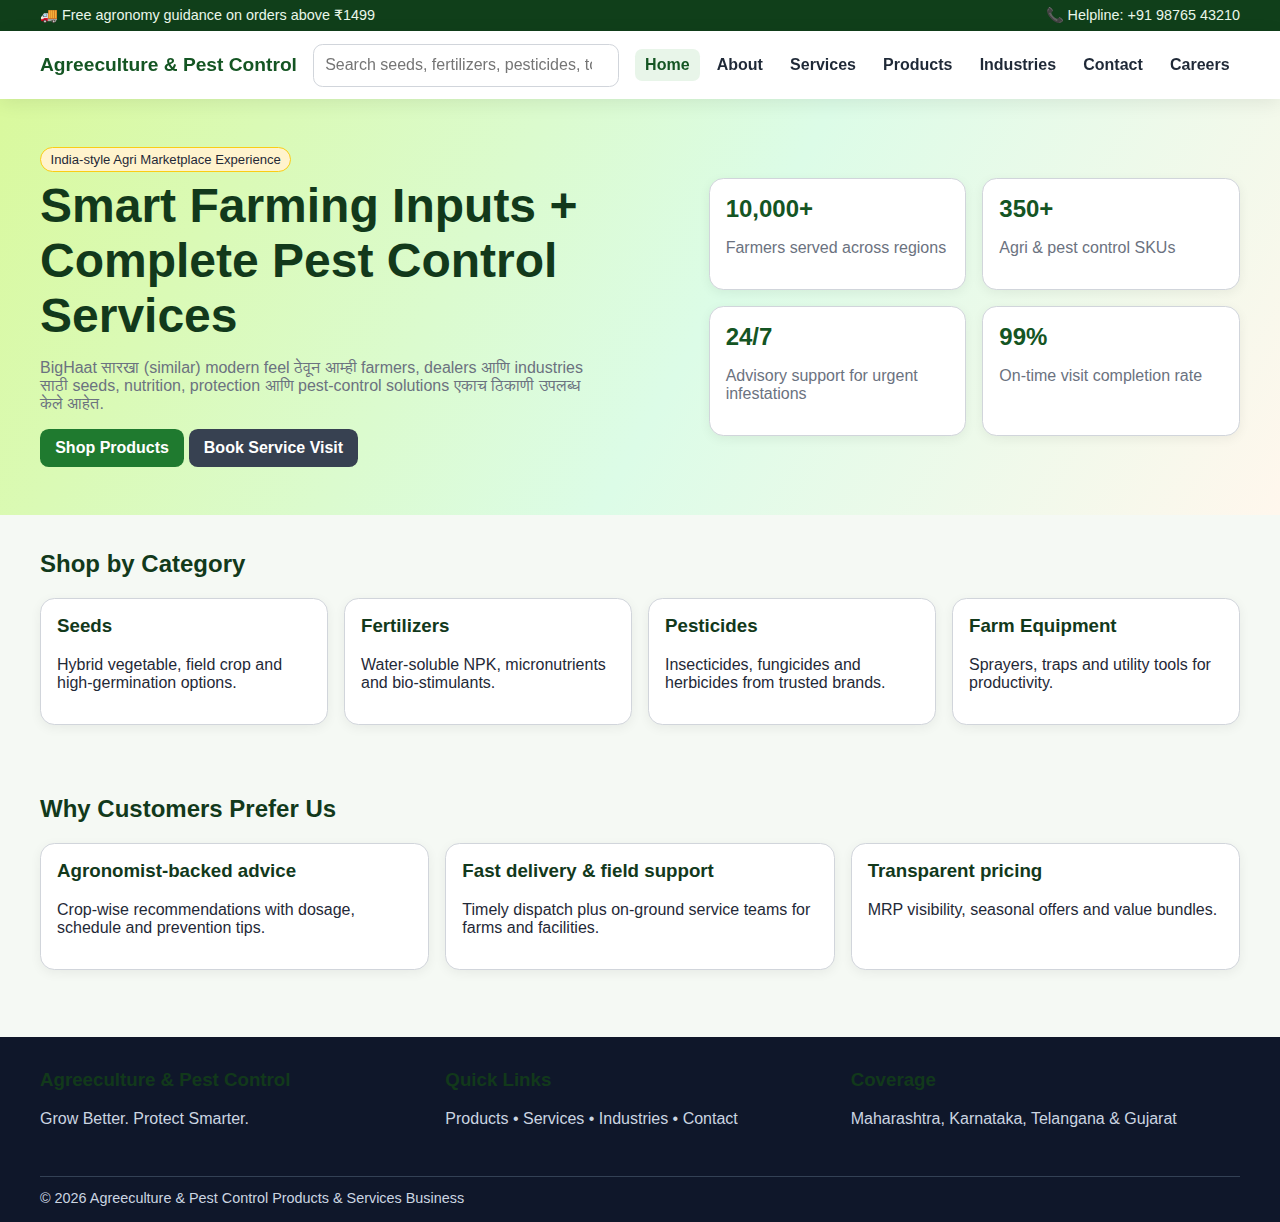
<file: index.html>
<!doctype html>
<html lang="en">
<head>
  <meta charset="UTF-8" />
  <meta name="viewport" content="width=device-width, initial-scale=1.0" />
  <title>Agreeculture & Pest Control | India's Smart Agri Store</title>
  <link rel="stylesheet" href="assets/styles.css" />
</head>
<body>
  <div class="top-strip">
    <div class="container">
      <div>🚚 Free agronomy guidance on orders above ₹1499</div>
      <div>📞 Helpline: +91 98765 43210</div>
    </div>
  </div>

  <header>
    <div class="container nav-wrap">
      <div class="brand">Agreeculture & Pest Control</div>
      <div class="search-box"><input type="search" placeholder="Search seeds, fertilizers, pesticides, tools..." /></div>
      <nav>
        <ul>
          <li><a href="index.html">Home</a></li>
          <li><a href="about.html">About</a></li>
          <li><a href="services.html">Services</a></li>
          <li><a href="products.html">Products</a></li>
          <li><a href="industries.html">Industries</a></li>
          <li><a href="contact.html">Contact</a></li>
          <li><a href="careers.html">Careers</a></li>
        </ul>
      </nav>
    </div>
  </header>

  <main>
    <section class="hero">
      <div class="container hero-grid">
        <div>
          <span class="badge">India-style Agri Marketplace Experience</span>
          <h1>Smart Farming Inputs + Complete Pest Control Services</h1>
          <p>
            BigHaat सारखा (similar) modern feel ठेवून आम्ही farmers, dealers आणि industries साठी seeds,
            nutrition, protection आणि pest-control solutions एकाच ठिकाणी उपलब्ध केले आहेत.
          </p>
          <a class="btn" href="products.html">Shop Products</a>
          <a class="btn secondary" href="services.html">Book Service Visit</a>
        </div>
        <div class="quick-cards">
          <article class="card"><div class="kpi">10,000+</div><p>Farmers served across regions</p></article>
          <article class="card"><div class="kpi">350+</div><p>Agri & pest control SKUs</p></article>
          <article class="card"><div class="kpi">24/7</div><p>Advisory support for urgent infestations</p></article>
          <article class="card"><div class="kpi">99%</div><p>On-time visit completion rate</p></article>
        </div>
      </div>
    </section>

    <section>
      <div class="container">
        <h2>Shop by Category</h2>
        <div class="grid grid-4">
          <article class="card"><h3>Seeds</h3><p>Hybrid vegetable, field crop and high-germination options.</p></article>
          <article class="card"><h3>Fertilizers</h3><p>Water-soluble NPK, micronutrients and bio-stimulants.</p></article>
          <article class="card"><h3>Pesticides</h3><p>Insecticides, fungicides and herbicides from trusted brands.</p></article>
          <article class="card"><h3>Farm Equipment</h3><p>Sprayers, traps and utility tools for productivity.</p></article>
        </div>
      </div>
    </section>

    <section>
      <div class="container">
        <h2>Why Customers Prefer Us</h2>
        <div class="grid grid-3">
          <article class="card"><h3>Agronomist-backed advice</h3><p>Crop-wise recommendations with dosage, schedule and prevention tips.</p></article>
          <article class="card"><h3>Fast delivery & field support</h3><p>Timely dispatch plus on-ground service teams for farms and facilities.</p></article>
          <article class="card"><h3>Transparent pricing</h3><p>MRP visibility, seasonal offers and value bundles.</p></article>
        </div>
      </div>
    </section>
  </main>

  <footer>
    <div class="container footer-grid">
      <div><h3>Agreeculture & Pest Control</h3><p>Grow Better. Protect Smarter.</p></div>
      <div><h3>Quick Links</h3><p>Products • Services • Industries • Contact</p></div>
      <div><h3>Coverage</h3><p>Maharashtra, Karnataka, Telangana & Gujarat</p></div>
    </div>
    <div class="container copyright">© 2026 Agreeculture & Pest Control Products & Services Business</div>
  </footer>

  <script src="assets/main.js"></script>
</body>
</html>
</file>
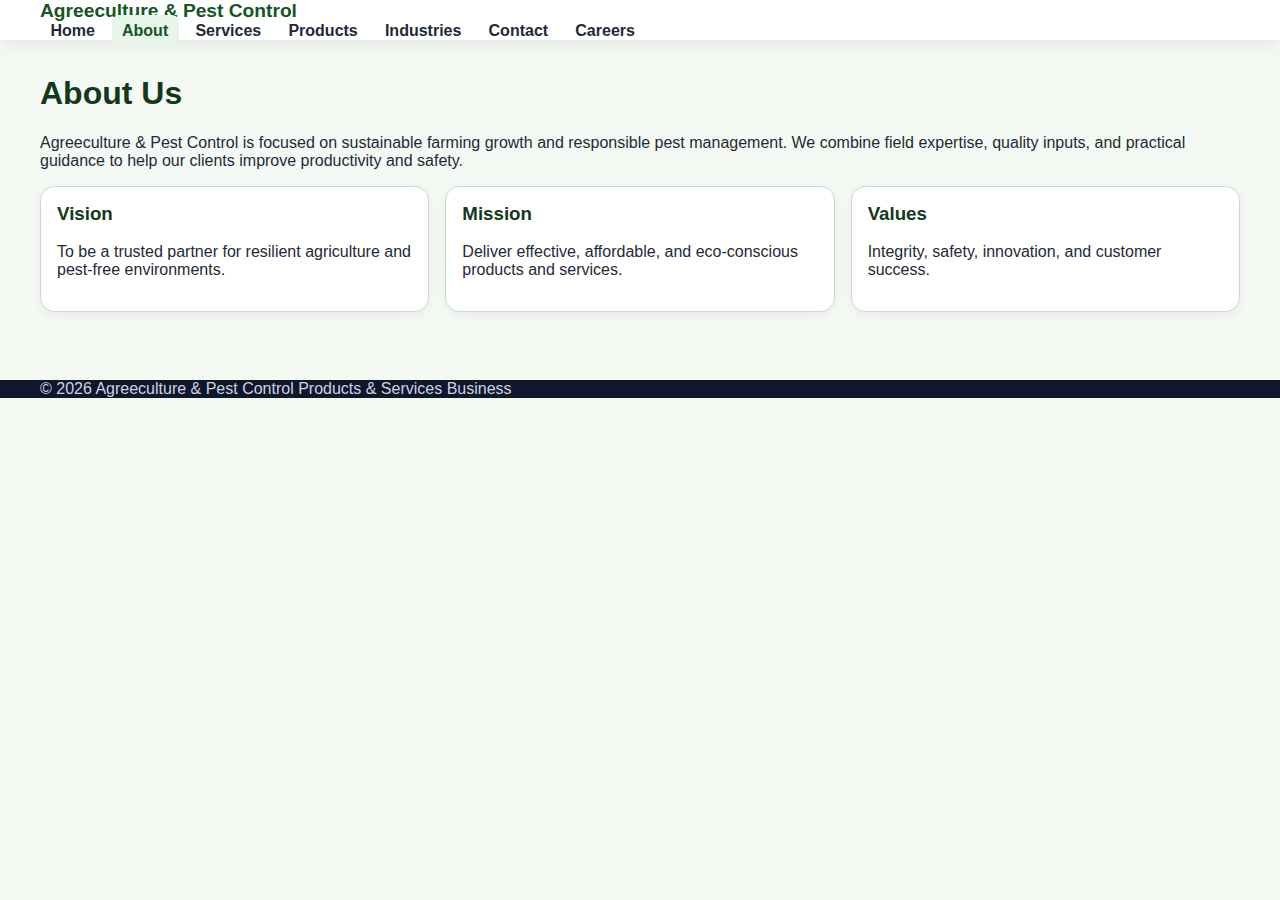
<file: about.html>
<!doctype html>
<html lang="en"><head><meta charset="UTF-8" /><meta name="viewport" content="width=device-width, initial-scale=1.0" /><title>About | Agreeculture & Pest Control</title><link rel="stylesheet" href="assets/styles.css" /></head>
<body>
<header><div class="container header-wrap"><div class="brand">Agreeculture & Pest Control</div><nav><ul><li><a href="index.html">Home</a></li><li><a href="about.html">About</a></li><li><a href="services.html">Services</a></li><li><a href="products.html">Products</a></li><li><a href="industries.html">Industries</a></li><li><a href="contact.html">Contact</a></li><li><a href="careers.html">Careers</a></li></ul></nav></div></header>
<main><section><div class="container"><h1>About Us</h1><p>Agreeculture & Pest Control is focused on sustainable farming growth and responsible pest management. We combine field expertise, quality inputs, and practical guidance to help our clients improve productivity and safety.</p><div class="grid grid-3"><article class="card"><h3>Vision</h3><p>To be a trusted partner for resilient agriculture and pest-free environments.</p></article><article class="card"><h3>Mission</h3><p>Deliver effective, affordable, and eco-conscious products and services.</p></article><article class="card"><h3>Values</h3><p>Integrity, safety, innovation, and customer success.</p></article></div></div></section></main>
<footer><div class="container">© 2026 Agreeculture & Pest Control Products & Services Business</div></footer><script src="assets/main.js"></script></body></html>
</file>
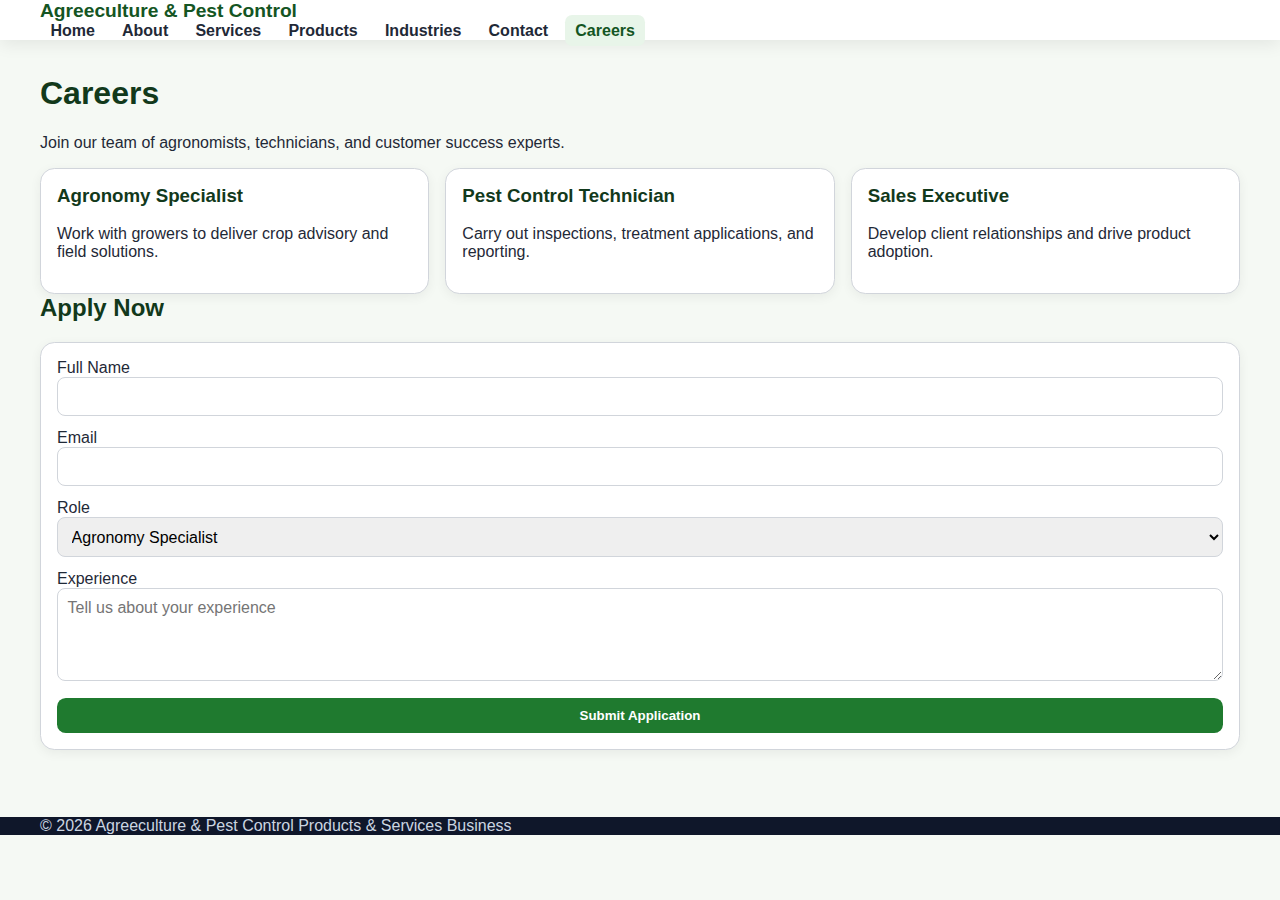
<file: careers.html>
<!doctype html>
<html lang="en"><head><meta charset="UTF-8" /><meta name="viewport" content="width=device-width, initial-scale=1.0" /><title>Careers | Agreeculture & Pest Control</title><link rel="stylesheet" href="assets/styles.css" /></head>
<body><header><div class="container header-wrap"><div class="brand">Agreeculture & Pest Control</div><nav><ul><li><a href="index.html">Home</a></li><li><a href="about.html">About</a></li><li><a href="services.html">Services</a></li><li><a href="products.html">Products</a></li><li><a href="industries.html">Industries</a></li><li><a href="contact.html">Contact</a></li><li><a href="careers.html">Careers</a></li></ul></nav></div></header>
<main><section><div class="container"><h1>Careers</h1><p>Join our team of agronomists, technicians, and customer success experts.</p><div class="grid grid-3"><article class="card"><h3>Agronomy Specialist</h3><p>Work with growers to deliver crop advisory and field solutions.</p></article><article class="card"><h3>Pest Control Technician</h3><p>Carry out inspections, treatment applications, and reporting.</p></article><article class="card"><h3>Sales Executive</h3><p>Develop client relationships and drive product adoption.</p></article></div><h2>Apply Now</h2><form class="card"><label>Full Name<input type="text" required /></label><label>Email<input type="email" required /></label><label>Role<select><option>Agronomy Specialist</option><option>Pest Control Technician</option><option>Sales Executive</option></select></label><label>Experience<textarea rows="4" placeholder="Tell us about your experience"></textarea></label><button class="btn" type="submit">Submit Application</button></form></div></section></main>
<footer><div class="container">© 2026 Agreeculture & Pest Control Products & Services Business</div></footer><script src="assets/main.js"></script></body></html>
</file>
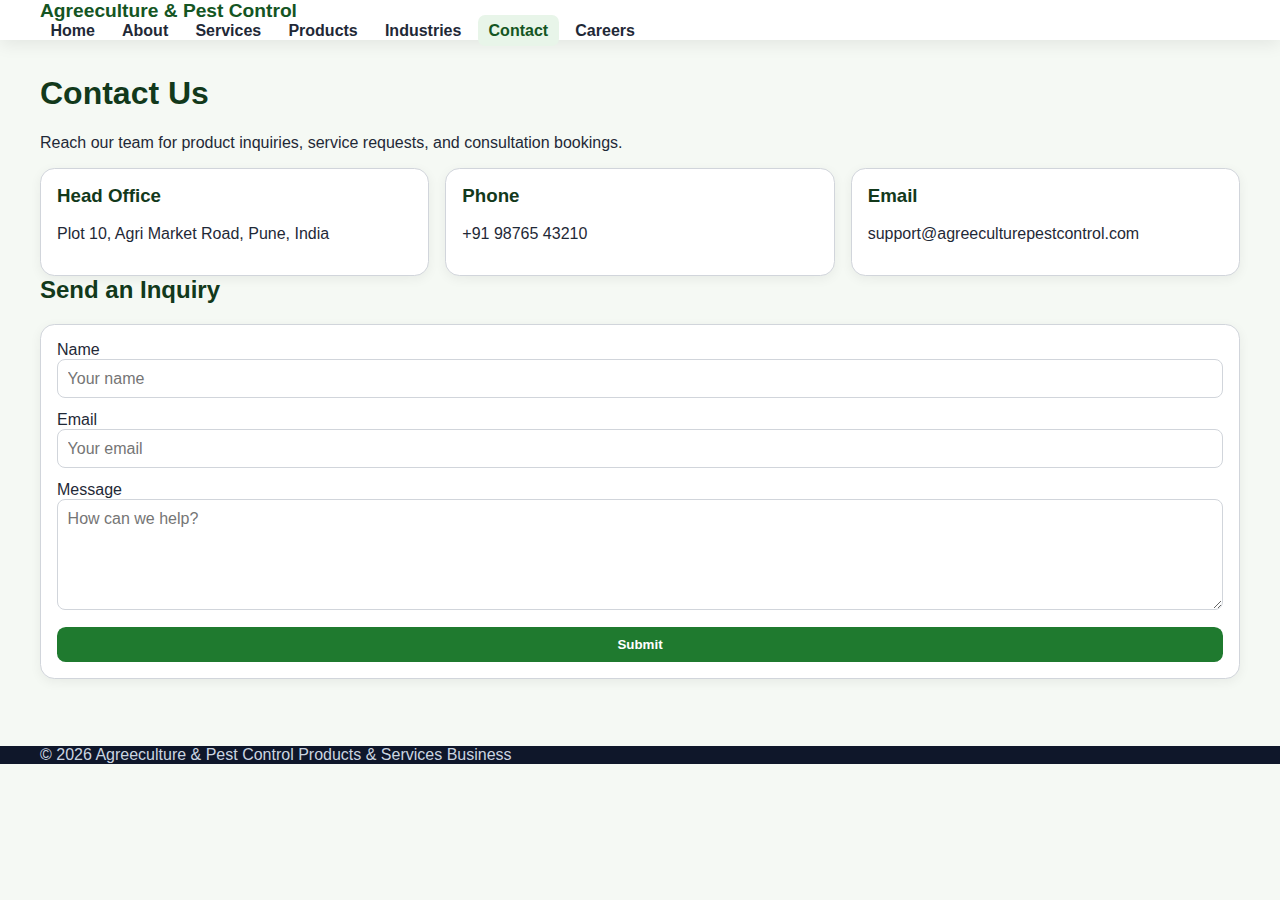
<file: contact.html>
<!doctype html>
<html lang="en"><head><meta charset="UTF-8" /><meta name="viewport" content="width=device-width, initial-scale=1.0" /><title>Contact | Agreeculture & Pest Control</title><link rel="stylesheet" href="assets/styles.css" /></head>
<body><header><div class="container header-wrap"><div class="brand">Agreeculture & Pest Control</div><nav><ul><li><a href="index.html">Home</a></li><li><a href="about.html">About</a></li><li><a href="services.html">Services</a></li><li><a href="products.html">Products</a></li><li><a href="industries.html">Industries</a></li><li><a href="contact.html">Contact</a></li><li><a href="careers.html">Careers</a></li></ul></nav></div></header>
<main><section><div class="container"><h1>Contact Us</h1><p>Reach our team for product inquiries, service requests, and consultation bookings.</p><div class="grid grid-3"><article class="card"><h3>Head Office</h3><p>Plot 10, Agri Market Road, Pune, India</p></article><article class="card"><h3>Phone</h3><p>+91 98765 43210</p></article><article class="card"><h3>Email</h3><p>support@agreeculturepestcontrol.com</p></article></div><h2>Send an Inquiry</h2><form class="card"><label>Name<input type="text" placeholder="Your name" required /></label><label>Email<input type="email" placeholder="Your email" required /></label><label>Message<textarea rows="5" placeholder="How can we help?" required></textarea></label><button class="btn" type="submit">Submit</button></form></div></section></main>
<footer><div class="container">© 2026 Agreeculture & Pest Control Products & Services Business</div></footer><script src="assets/main.js"></script></body></html>
</file>
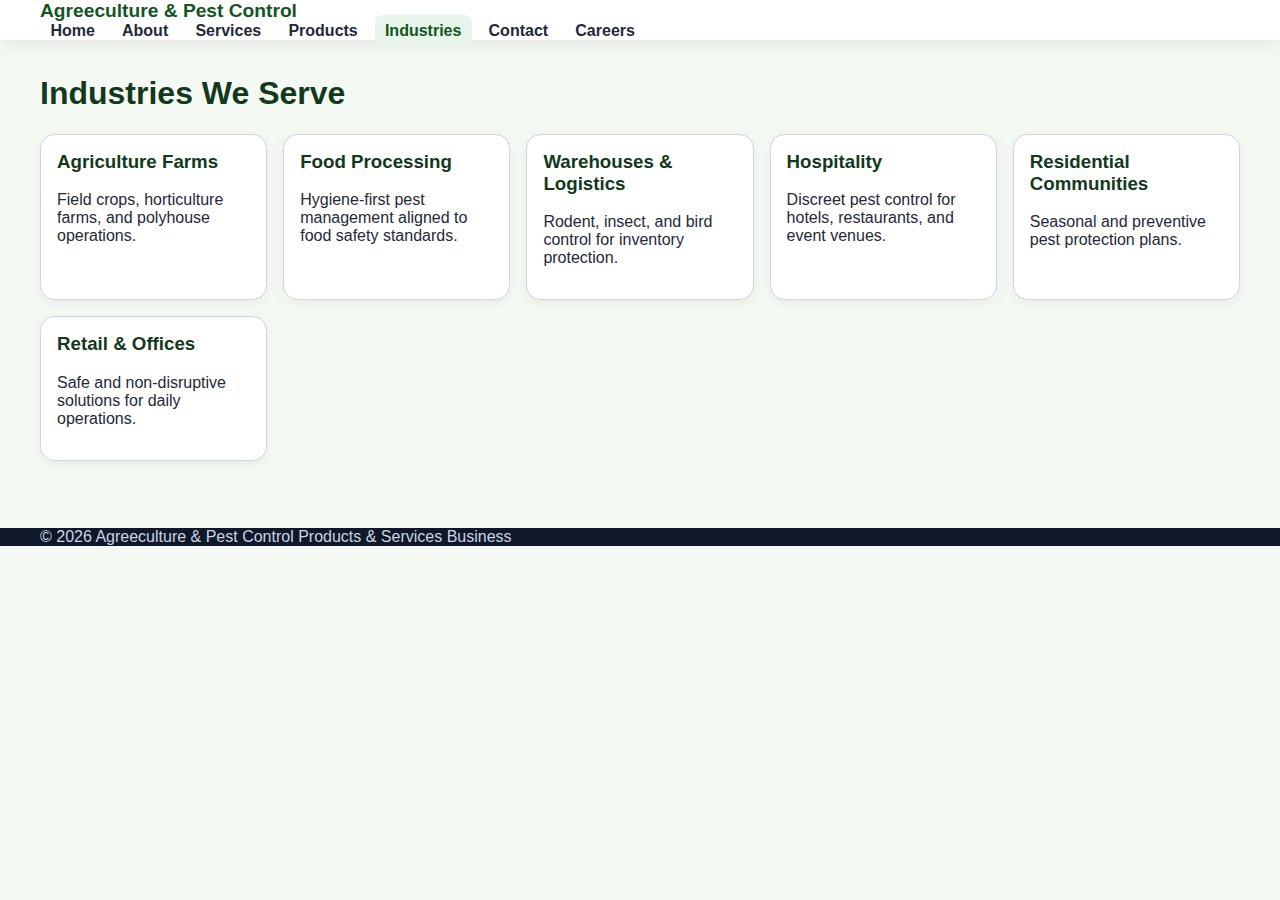
<file: industries.html>
<!doctype html>
<html lang="en"><head><meta charset="UTF-8" /><meta name="viewport" content="width=device-width, initial-scale=1.0" /><title>Industries | Agreeculture & Pest Control</title><link rel="stylesheet" href="assets/styles.css" /></head>
<body><header><div class="container header-wrap"><div class="brand">Agreeculture & Pest Control</div><nav><ul><li><a href="index.html">Home</a></li><li><a href="about.html">About</a></li><li><a href="services.html">Services</a></li><li><a href="products.html">Products</a></li><li><a href="industries.html">Industries</a></li><li><a href="contact.html">Contact</a></li><li><a href="careers.html">Careers</a></li></ul></nav></div></header>
<main><section><div class="container"><h1>Industries We Serve</h1><div class="grid grid-3"><article class="card"><h3>Agriculture Farms</h3><p>Field crops, horticulture farms, and polyhouse operations.</p></article><article class="card"><h3>Food Processing</h3><p>Hygiene-first pest management aligned to food safety standards.</p></article><article class="card"><h3>Warehouses & Logistics</h3><p>Rodent, insect, and bird control for inventory protection.</p></article><article class="card"><h3>Hospitality</h3><p>Discreet pest control for hotels, restaurants, and event venues.</p></article><article class="card"><h3>Residential Communities</h3><p>Seasonal and preventive pest protection plans.</p></article><article class="card"><h3>Retail & Offices</h3><p>Safe and non-disruptive solutions for daily operations.</p></article></div></div></section></main>
<footer><div class="container">© 2026 Agreeculture & Pest Control Products & Services Business</div></footer><script src="assets/main.js"></script></body></html>
</file>
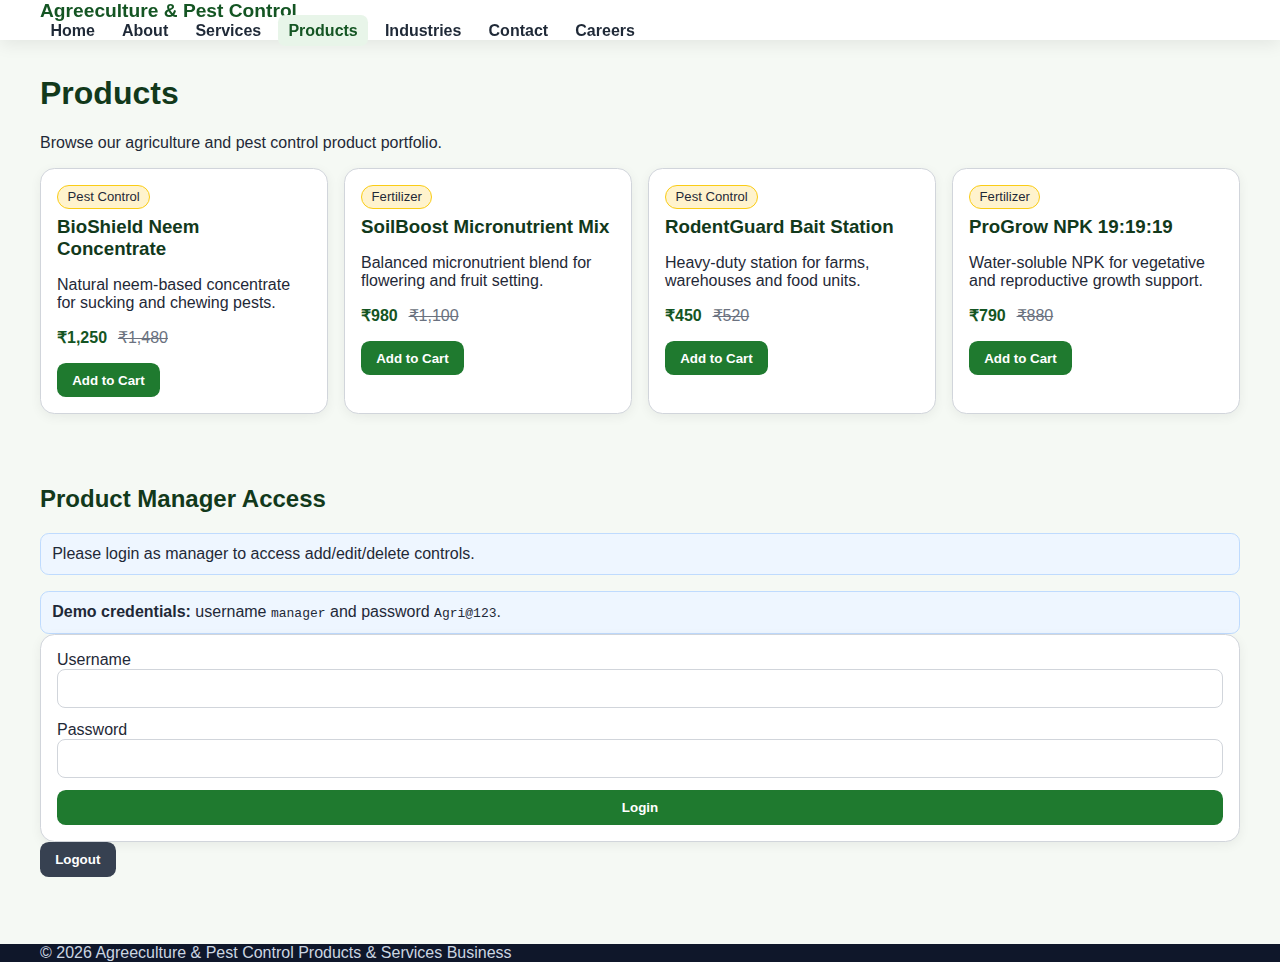
<file: products.html>
<!doctype html>
<html lang="en"><head><meta charset="UTF-8" /><meta name="viewport" content="width=device-width, initial-scale=1.0" /><title>Products | Agreeculture & Pest Control</title><link rel="stylesheet" href="assets/styles.css" /></head>
<body><header><div class="container header-wrap"><div class="brand">Agreeculture & Pest Control</div><nav><ul><li><a href="index.html">Home</a></li><li><a href="about.html">About</a></li><li><a href="services.html">Services</a></li><li><a href="products.html">Products</a></li><li><a href="industries.html">Industries</a></li><li><a href="contact.html">Contact</a></li><li><a href="careers.html">Careers</a></li></ul></nav></div></header>
<main>
  <section>
    <div class="container">
      <h1>Products</h1>
      <p>Browse our agriculture and pest control product portfolio.</p>
      <div id="productCatalog" class="grid grid-3"></div>
    </div>
  </section>

  <section>
    <div class="container">
      <h2>Product Manager Access</h2>
      <p id="loginInfo" class="notice"></p>
      <div class="notice warning"><strong>Demo credentials:</strong> username <code>manager</code> and password <code>Agri@123</code>.</div>
      <form id="loginForm" class="card" autocomplete="off">
        <label>Username<input id="username" type="text" required /></label>
        <label>Password<input id="password" type="password" required /></label>
        <button type="submit" class="btn">Login</button>
      </form>
      <button id="logoutBtn" class="btn secondary" hidden>Logout</button>

      <div id="adminPanel" hidden>
        <h3>Manage Products (Add/Edit/Delete)</h3>
        <form id="productForm" class="card">
          <input id="productId" type="hidden" />
          <label>Name<input id="productName" type="text" required /></label>
          <label>Category<input id="productCategory" type="text" required /></label>
          <label>Description<textarea id="productDescription" rows="4" required></textarea></label>
          <label>Price<input id="productPrice" type="text" required /></label>
          <button class="btn" type="submit">Save Product</button>
        </form>

        <h3>Current Product Records</h3>
        <table>
          <thead><tr><th>Name</th><th>Category</th><th>Price</th><th>Actions</th></tr></thead>
          <tbody id="adminProductsBody"></tbody>
        </table>
      </div>
    </div>
  </section>
</main>
<footer><div class="container">© 2026 Agreeculture & Pest Control Products & Services Business</div></footer>
<script src="assets/main.js"></script>
<script src="assets/products.js"></script>
</body></html>
</file>
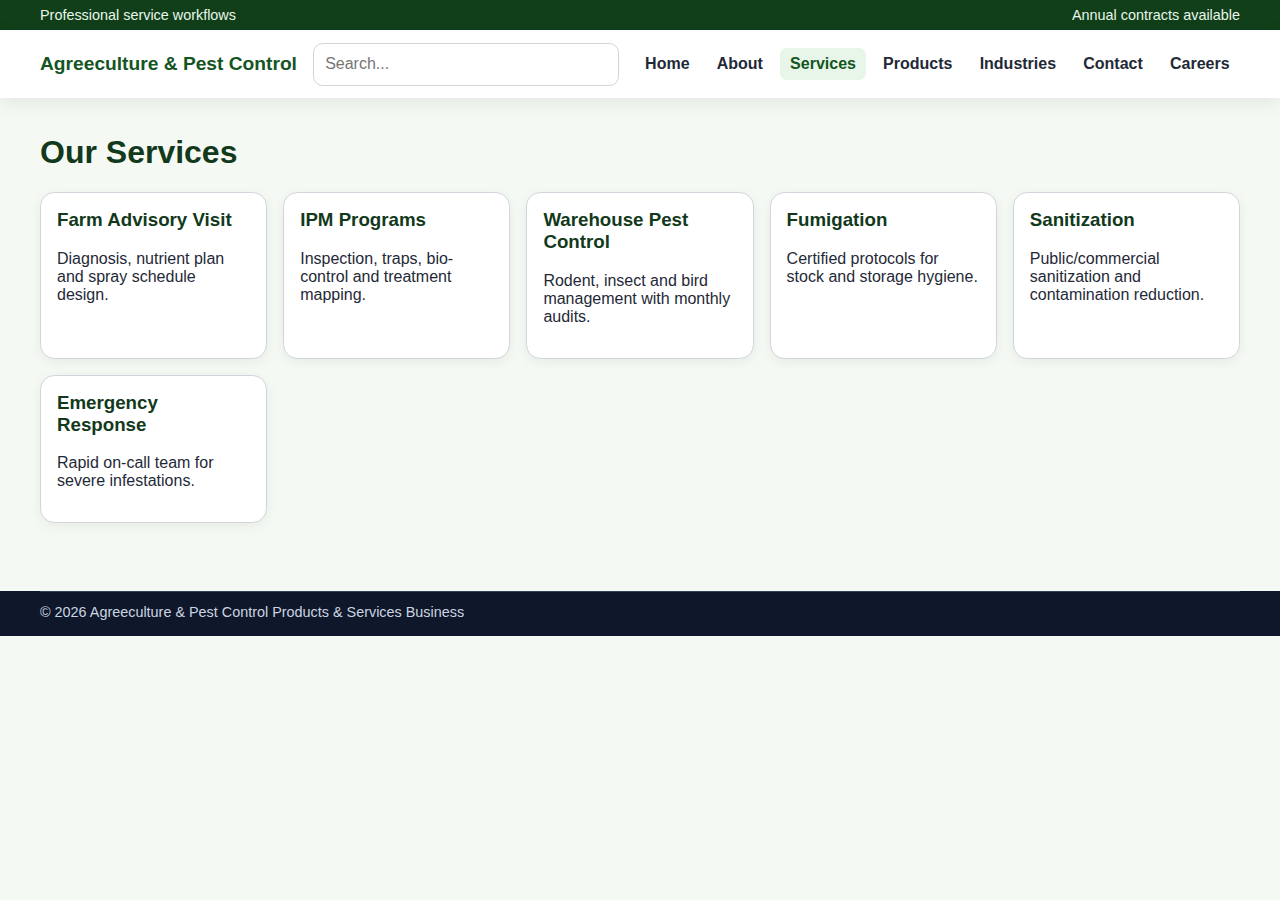
<file: services.html>
<!doctype html>
<html lang="en">
<head><meta charset="UTF-8" /><meta name="viewport" content="width=device-width, initial-scale=1.0" /><title>Services | Agreeculture & Pest Control</title><link rel="stylesheet" href="assets/styles.css" /></head>
<body>
  <div class="top-strip"><div class="container"><div>Professional service workflows</div><div>Annual contracts available</div></div></div>
  <header><div class="container nav-wrap"><div class="brand">Agreeculture & Pest Control</div><div class="search-box"><input type="search" placeholder="Search..." /></div><nav><ul><li><a href="index.html">Home</a></li><li><a href="about.html">About</a></li><li><a href="services.html">Services</a></li><li><a href="products.html">Products</a></li><li><a href="industries.html">Industries</a></li><li><a href="contact.html">Contact</a></li><li><a href="careers.html">Careers</a></li></ul></nav></div></header>
  <main><section><div class="container"><h1>Our Services</h1><div class="grid grid-3"><article class="card"><h3>Farm Advisory Visit</h3><p>Diagnosis, nutrient plan and spray schedule design.</p></article><article class="card"><h3>IPM Programs</h3><p>Inspection, traps, bio-control and treatment mapping.</p></article><article class="card"><h3>Warehouse Pest Control</h3><p>Rodent, insect and bird management with monthly audits.</p></article><article class="card"><h3>Fumigation</h3><p>Certified protocols for stock and storage hygiene.</p></article><article class="card"><h3>Sanitization</h3><p>Public/commercial sanitization and contamination reduction.</p></article><article class="card"><h3>Emergency Response</h3><p>Rapid on-call team for severe infestations.</p></article></div></div></section></main>
  <footer><div class="container copyright">© 2026 Agreeculture & Pest Control Products & Services Business</div></footer>
  <script src="assets/main.js"></script>
</body>
</html>
</file>
<file: assets/styles.css>
:root {
  --primary: #1f7a2f;
  --primary-dark: #145523;
  --accent: #f59e0b;
  --bg: #f5f9f4;
  --text: #1f2937;
  --muted: #6b7280;
  --card: #ffffff;
  --border: #d1d5db;
  --danger: #b91c1c;
}

* { box-sizing: border-box; }

body {
  margin: 0;
  font-family: 'Segoe UI', Arial, sans-serif;
  color: var(--text);
  background: var(--bg);
}

a { color: inherit; }

.container {
  width: min(1200px, 94%);
  margin: 0 auto;
}

.top-strip {
  background: #103f1a;
  color: #eaf7ea;
  font-size: 0.9rem;
}

.top-strip .container {
  display: flex;
  justify-content: space-between;
  gap: 1rem;
  padding: 0.45rem 0;
  flex-wrap: wrap;
}

header {
  position: sticky;
  top: 0;
  z-index: 100;
  background: #fff;
  box-shadow: 0 4px 18px rgba(0,0,0,0.08);
}

.nav-wrap {
  display: grid;
  grid-template-columns: auto 1fr auto;
  gap: 1rem;
  align-items: center;
  padding: 0.8rem 0;
}

.brand {
  font-weight: 800;
  font-size: 1.2rem;
  color: var(--primary-dark);
}

.search-box input {
  width: 100%;
  border: 1px solid var(--border);
  border-radius: 0.6rem;
  padding: 0.7rem;
}

nav ul {
  list-style: none;
  padding: 0;
  margin: 0;
  display: flex;
  flex-wrap: wrap;
  gap: 0.4rem;
}

nav a {
  text-decoration: none;
  padding: 0.45rem 0.65rem;
  border-radius: 0.45rem;
  color: #1f2937;
  font-weight: 600;
}

nav a:hover,
nav a.active {
  background: #e8f5e9;
  color: var(--primary-dark);
}

.hero {
  background: linear-gradient(120deg, #d9f99d 0%, #dcfce7 55%, #fff7ed 100%);
  padding: 3rem 0;
}

.hero-grid {
  display: grid;
  grid-template-columns: 1.1fr 0.9fr;
  gap: 1.2rem;
  align-items: center;
}

h1, h2, h3 { color: #12391b; margin-top: 0; }

.hero h1 { font-size: clamp(1.9rem, 4vw, 3rem); margin-bottom: 0.7rem; }

.hero p { color: var(--muted); max-width: 62ch; }

.quick-cards,
.grid {
  display: grid;
  gap: 1rem;
}

.quick-cards { grid-template-columns: repeat(2, minmax(0,1fr)); }
.grid-3 { grid-template-columns: repeat(auto-fit, minmax(220px, 1fr)); }
.grid-4 { grid-template-columns: repeat(auto-fit, minmax(190px, 1fr)); }

.card {
  background: var(--card);
  border: 1px solid var(--border);
  border-radius: 0.9rem;
  padding: 1rem;
  box-shadow: 0 3px 12px rgba(0,0,0,0.06);
}

.kpi { font-size: 1.5rem; font-weight: 800; color: var(--primary-dark); }

.btn {
  display: inline-block;
  border: none;
  border-radius: 0.55rem;
  padding: 0.62rem 0.95rem;
  text-decoration: none;
  font-weight: 700;
  cursor: pointer;
  background: var(--primary);
  color: #fff;
}

.btn.secondary { background: #374151; }
.btn.danger { background: var(--danger); }

section { padding: 2.2rem 0; }

.badge {
  display: inline-block;
  padding: 0.24rem 0.6rem;
  background: #fff3cd;
  border: 1px solid #facc15;
  border-radius: 999px;
  font-size: 0.82rem;
  margin-bottom: 0.4rem;
}

.product-card h3 { margin-bottom: 0.35rem; }
.product-card .price { font-weight: 800; color: var(--primary-dark); }
.product-card .mrp { color: var(--muted); text-decoration: line-through; margin-left: 0.4rem; }

table { width: 100%; border-collapse: collapse; background: #fff; }
th, td { border: 1px solid var(--border); padding: 0.6rem; text-align: left; vertical-align: top; }
th { background: #edf7ed; }

form { display: grid; gap: 0.8rem; }
input, textarea, select {
  width: 100%;
  border: 1px solid var(--border);
  border-radius: 0.5rem;
  padding: 0.6rem;
  font: inherit;
}

.notice {
  background: #eef6ff;
  border: 1px solid #bfdbfe;
  border-radius: 0.55rem;
  padding: 0.7rem;
}

footer {
  margin-top: 2rem;
  background: #0f172a;
  color: #cbd5e1;
}

.footer-grid {
  display: grid;
  grid-template-columns: repeat(auto-fit, minmax(230px, 1fr));
  gap: 1rem;
  padding: 2rem 0;
}

.copyright {
  border-top: 1px solid #334155;
  padding: 0.8rem 0 1rem;
  font-size: 0.9rem;
}

@media (max-width: 900px) {
  .nav-wrap { grid-template-columns: 1fr; }
  .hero-grid { grid-template-columns: 1fr; }
}
</file>
